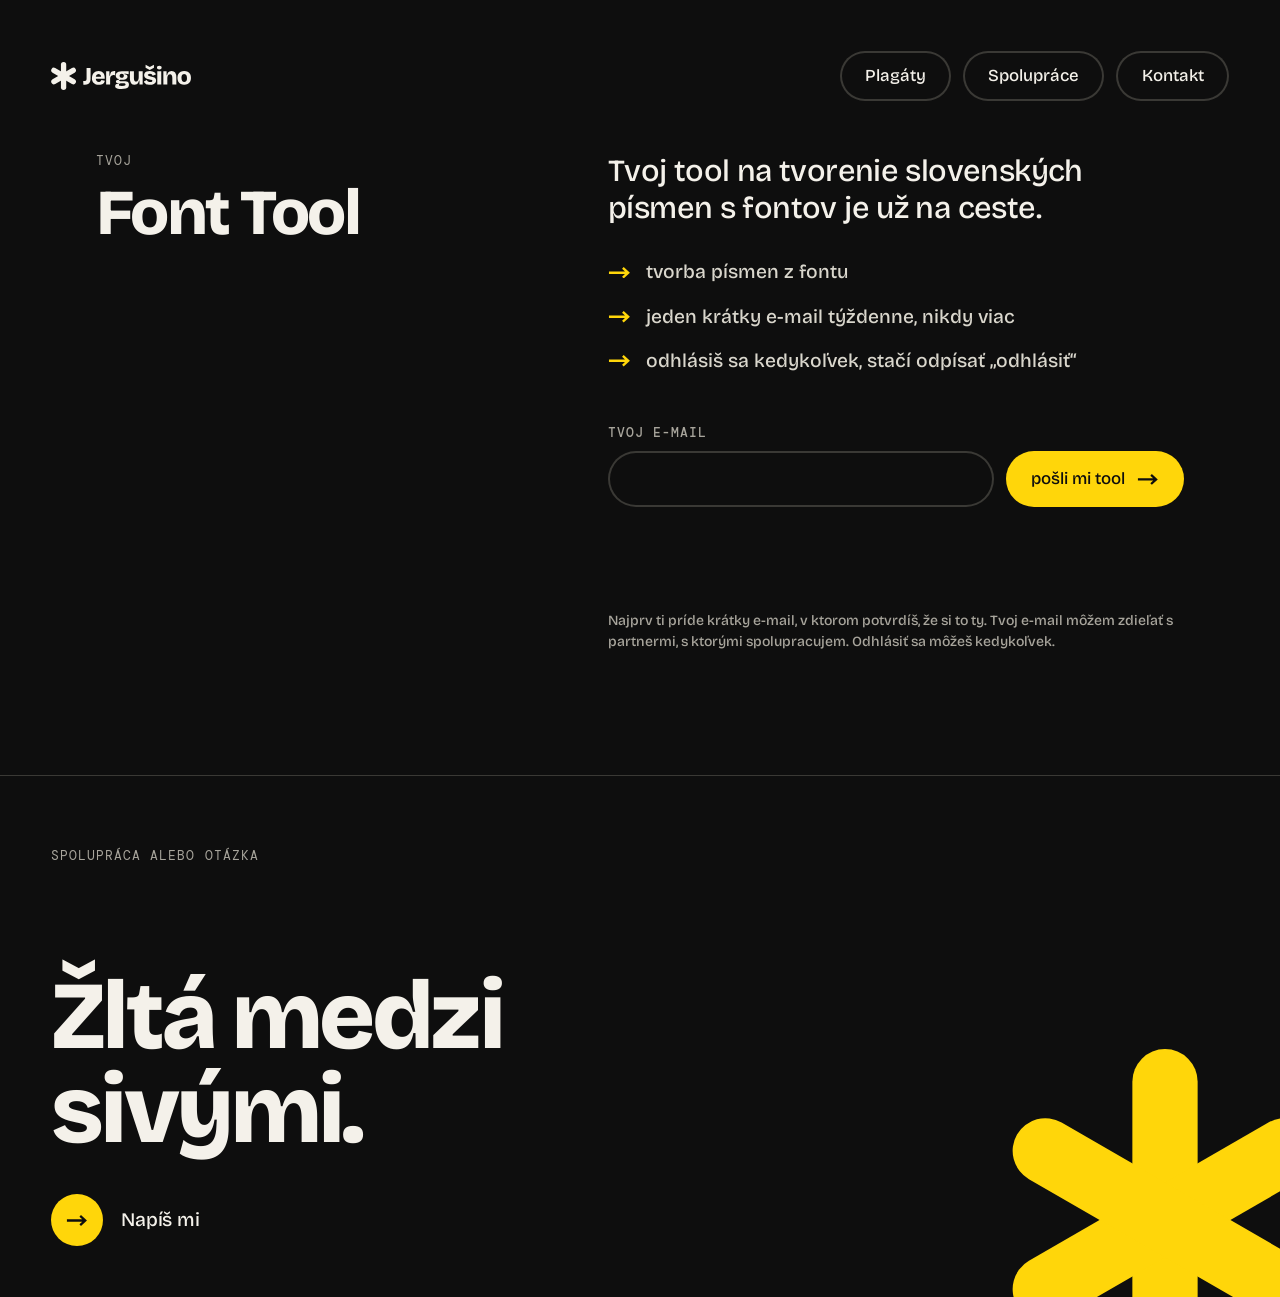
<file: index.html>
<!doctype html>
<html lang="sk">
<head>
  <meta charset="utf-8">
  <meta name="viewport" content="width=device-width, initial-scale=1">
  <title>Font Tool · Jergušino</title>
  <meta name="description" content="Šablóny, textúry a presety od Jergušina zadarmo do tvojej schránky. Jeden krátky e-mail týždenne.">
  <meta name="theme-color" content="#0E0E0E">
  <meta name="color-scheme" content="dark">
  <meta property="og:site_name" content="Jergušino">
  <meta property="og:title" content="Newsletter · Jergušino">
  <meta property="og:description" content="Šablóny, textúry a presety zadarmo do tvojej schránky.">
  <meta property="og:image" content="assets/img/og.png">
  <meta name="twitter:card" content="summary_large_image">
  <link rel="icon" href="favicon.svg" type="image/svg+xml">
  <link rel="apple-touch-icon" href="assets/img/apple-touch-icon.png">
  <link rel="preload" href="assets/fonts/BricolageGrotesque-ExtraBold.woff2" as="font" type="font/woff2" crossorigin>
  <link rel="preload" href="assets/fonts/BricolageGrotesque-Medium.woff2" as="font" type="font/woff2" crossorigin>
  <!-- main.css is a copy of the main site's stylesheet (jergusino.github.io/assets/css/main.css); the other css files add this page's own parts -->
  <link rel="stylesheet" href="assets/css/main.css">
  <link rel="stylesheet" href="assets/css/newsletter.css">
</head>
<body class="newsletter">
  <a class="skip" href="#top">preskočiť na obsah</a>

  <header class="top">
    <a class="brand" href="/" aria-label="Jergušino, domov">
      <img class="logo-paper" src="assets/img/logo-paper.svg" alt="" width="570" height="112">
      <img class="logo-ink" src="assets/img/logo-ink.svg" alt="" width="570" height="112">
    </a>
    <button type="button" class="menu-btn" aria-label="Menu" aria-expanded="false" aria-controls="site-nav"><span></span><span></span></button>
    <nav class="nav" id="site-nav" aria-label="Hlavná navigácia">
      <a class="pill" href="/plagaty/">Plagáty</a>
      <a class="pill" href="/spoluprace/">Spolupráce</a>
      <a class="pill" href="/kontakt/">Kontakt</a>
    </nav>
  </header>

  <main id="top" tabindex="-1">
    <section class="sec-head sec-head--page">
      <p class="label">tvoj</p>
      <h1 class="h h--xl">Font Tool</h1>
    </section>
    <div class="split">
    <article class="prose">
      <p class="big">Tvoj tool na tvorenie slovenských písmen s fontov je už na ceste.</p>

      <ul class="perks">
        <li><svg class="arr" viewBox="0 0 48 24" width="24" height="12" aria-hidden="true" focusable="false"><path d="M2 12h40M31 2l11 10-11 10" fill="none" stroke="currentColor" stroke-width="5" stroke-linecap="butt" stroke-linejoin="miter"/></svg><span>tvorba písmen z fontu</span></li>
        <li><svg class="arr" viewBox="0 0 48 24" width="24" height="12" aria-hidden="true" focusable="false"><path d="M2 12h40M31 2l11 10-11 10" fill="none" stroke="currentColor" stroke-width="5" stroke-linecap="butt" stroke-linejoin="miter"/></svg><span>jeden krátky e-mail týždenne, nikdy viac</span></li>
        <li><svg class="arr" viewBox="0 0 48 24" width="24" height="12" aria-hidden="true" focusable="false"><path d="M2 12h40M31 2l11 10-11 10" fill="none" stroke="currentColor" stroke-width="5" stroke-linecap="butt" stroke-linejoin="miter"/></svg><span>odhlásiš sa kedykoľvek, stačí odpísať „odhlásiť“</span></li>
      </ul>

      <form id="signup" class="signup" method="post" novalidate>
        <label for="email">Tvoj e-mail</label>
        <div class="row">
          <input id="email" name="email" type="email" autocomplete="email" inputmode="email" required aria-describedby="fine status">
          <button type="submit" class="cta">
            <span class="btn-text">pošli mi tool</span>
            <svg class="arr" viewBox="0 0 48 24" width="24" height="12" aria-hidden="true" focusable="false"><path d="M2 12h40M31 2l11 10-11 10" fill="none" stroke="currentColor" stroke-width="5" stroke-linecap="butt" stroke-linejoin="miter"/></svg>
          </button>
        </div>
        <div class="hp" aria-hidden="true"><input type="text" name="website" tabindex="-1" autocomplete="off"></div>
        <p class="status" id="status" role="status" aria-live="polite"></p>
      </form>
    </article>
    </div>
  </main>

  <p class="fine" id="fine"><span>Najprv ti príde krátky e-mail, v ktorom potvrdíš, že si to ty. Tvoj e-mail môžem zdieľať s partnermi, s ktorými spolupracujem. Odhlásiť sa môžeš kedykoľvek.</span></p>

  <section class="closing" aria-labelledby="closing-h">
    <div class="closing-ast spin" aria-hidden="true"><svg class="ast" viewBox="0 0 200 200" aria-hidden="true" focusable="false"><g fill="none" stroke="currentColor" stroke-width="34" stroke-linecap="round"><line x1="100" y1="172" x2="100" y2="28"/><line x1="37.65" y1="136" x2="162.35" y2="64"/><line x1="162.35" y1="136" x2="37.65" y2="64"/></g></svg></div>
    <p class="label">Spolupráca alebo&nbsp;otázka</p>
    <h2 id="closing-h" class="display">Žltá medzi<br>sivými.</h2>
    <a class="btn" href="/kontakt/"><span class="circ"><svg class="arr" viewBox="0 0 48 24" width="24" height="12" aria-hidden="true" focusable="false"><path d="M2 12h40M31 2l11 10-11 10" fill="none" stroke="currentColor" stroke-width="5" stroke-linecap="butt" stroke-linejoin="miter"/></svg></span><span class="btn-t">Napíš mi</span></a>
  </section>

<script>
  // Cloudflare Worker jergusino-mail (code: jergusino.github.io/tools/mail-worker). Sends through Brevo; double opt-in.
  const API_URL = "https://api.jergusino.com/subscribe";

  const form = document.getElementById("signup");
  const email = document.getElementById("email");
  const status = document.getElementById("status");
  const button = form.querySelector("button");
  const label = button.querySelector(".btn-text");

  const messages = {
    invalid: "Toto nevyzerá ako e-mailová adresa. Skús niečo ako meno@gmail.com.",
    sent: "Skoro hotovo. Pozri si schránku (aj spam) a potvrď e-mail. Hneď potom ti pošlem odkaz na Font Tool.",
    broken: "Niečo sa pokazilo na mojej strane. Skús to prosím neskôr.",
    offline: "Nepodarilo sa to odoslať. Skontroluj pripojenie na internet a skús to znova.",
    soon: "Prihlasovanie čoskoro spustím. Skús to o pár dní.",
  };
  const show = (key, isError) => {
    status.classList.toggle("error", !!isError);
    status.textContent = messages[key];
  };

  form.addEventListener("submit", async (e) => {
    e.preventDefault();
    if (form.website.value) return;
    const value = email.value.trim();
    if (!/^[^\s@]+@[^\s@]+\.[^\s@]+$/.test(value)) { show("invalid", true); email.focus(); return; }
    if (!API_URL) { show("soon"); return; }

    button.disabled = true;
    label.textContent = "odosielam…";
    status.textContent = "";
    const body = new URLSearchParams({ email: value, list: "font-tool", source: (location.host || "local") + location.pathname, consent: "on", consent_text: "Súhlasil s posielaním súborov a noviniek e-mailom a so zdieľaním e-mailu s partnermi", });
    try {
      const res = await fetch(API_URL, { method: "POST", body });
      const reply = await res.json().catch(() => ({}));
      if (!reply.ok) { show(reply.error === "bad email" ? "invalid" : reply.error === "no consent" ? "consent" : "broken", true); return; }
      form.classList.add("done");
      show("sent");
    } catch (err) {
      show("offline", true);
    } finally {
      button.disabled = false;
      label.textContent = "pošli mi tool";
    }
  });
</script>
  <script src="assets/js/nav.js" defer></script>
</body>
</html>
</file>
<file: assets/css/main.css>
/* ─────────────────────────────────────────────────────────────────────────────
   Jergušino: stylesheet, rebrand v2. Built like the carousel system, not just recoloured:
   surfaces (yellow cover/closing, ink content), a top row, one big headline, DM Mono labels,
   28 px panels, circle-arrow buttons, 6 px pills. Flat colour, no gradients, no shadows.
   One yellow moment per view; yellow text only on ink.
   ───────────────────────────────────────────────────────────────────────────── */
@font-face { font-family: "Bricolage Grotesque"; src: url("../fonts/BricolageGrotesque-ExtraBold.woff2") format("woff2"); font-weight: 800; font-display: swap; }
@font-face { font-family: "Bricolage Grotesque"; src: url("../fonts/BricolageGrotesque-Medium.woff2") format("woff2"); font-weight: 500; font-display: swap; }
@font-face { font-family: "DM Mono"; src: url("../fonts/DMMono-Regular.woff2") format("woff2"); font-weight: 400; font-display: swap; }
@font-face { font-family: "DM Mono"; src: url("../fonts/DMMono-Medium.woff2") format("woff2"); font-weight: 500; font-display: swap; }

:root {
  --ink: #0e0e0e; --paper: #f4f1ea; --yellow: #ffd60a;
  --paper-soft: #d9d6cc; --ash: #a8a59c; --stone: #5c5a53; --line: #3a3935;

  --m: clamp(20px, 4vw, 72px);                 /* page margin (the carousel's 72 px) */
  --gap: clamp(12px, 1.4vw, 24px);
  --r-panel: 28px; --r-card: 22px; --r-label: 6px;
  --f: "Bricolage Grotesque", "Helvetica Neue", Arial, sans-serif;
  --mono: "DM Mono", ui-monospace, Menlo, monospace;

  --surface: var(--ink); --text: var(--paper); --text-soft: var(--paper-soft); --muted: var(--ash); --hair: var(--line);
  --ease-out: cubic-bezier(0.2, 0, 0, 1); --ease-in: cubic-bezier(0.6, 0, 1, 1);
}
/* yellow pages (home hero, contact, closing): ink text */
.on-yellow { --surface: var(--yellow); --text: var(--ink); --text-soft: var(--ink); --muted: var(--stone); --hair: var(--ink); }

*, *::before, *::after { box-sizing: border-box; }
html { background: var(--ink); color-scheme: dark; -webkit-text-size-adjust: 100%; scroll-behavior: smooth; }
body { margin: 0; background: var(--surface); color: var(--text-soft); font-family: var(--f); font-weight: 500; font-size: clamp(1.0625rem, 1rem + 0.25vw, 1.2rem); line-height: 1.6; -webkit-font-smoothing: antialiased; overflow-x: clip; }
h1, h2, p, ol, ul, dl, dd, figure { margin: 0; padding: 0; }
img { display: block; max-width: 100%; height: auto; }
::selection { background: var(--yellow); color: var(--ink); }
a { color: inherit; text-decoration: none; }
:focus-visible { outline: 3px solid var(--yellow); outline-offset: 4px; border-radius: 4px; }
.on-yellow :focus-visible { outline-color: var(--ink); }
.sr { position: absolute; width: 1px; height: 1px; overflow: hidden; clip: rect(0 0 0 0); white-space: nowrap; }
.ast { display: block; width: 100%; height: auto; overflow: visible; }
.skip { position: absolute; z-index: 90; left: var(--m); top: -10em; background: var(--yellow); color: var(--ink); padding: 0.4em 0.8em; border-radius: var(--r-label); font-family: var(--mono); font-size: 0.8rem; text-transform: uppercase; letter-spacing: 0.08em; }
.skip:focus { top: 12px; }
main:focus { outline: none; }

/* ── type roles ─────────────────────────────────────────────────────────────── */
.label, .pill, .cap, .count, .meta dt, .chip, .pg-t small, .contact-label, .v-bar, .ctl-l { font-family: var(--mono); font-weight: 400; font-size: clamp(0.72rem, 0.7rem + 0.12vw, 0.85rem); letter-spacing: 0.08em; text-transform: uppercase; line-height: 1.2; }
.label { color: var(--muted); }
.display { font-family: var(--f); font-weight: 800; letter-spacing: -0.04em; line-height: 0.98; color: var(--text); font-size: clamp(2.6rem, 8vw, 8.5rem); }
.h { font-family: var(--f); font-weight: 800; letter-spacing: -0.03em; line-height: 1.02; color: var(--text); font-size: clamp(1.8rem, 3.6vw, 3.6rem); }
.h--xl { font-size: clamp(2.6rem, 7vw, 7rem); letter-spacing: -0.04em; line-height: 0.98; }

/* ── buttons: circle with an arrow (primary), pill label (secondary) ─────────── */
.circ { display: inline-grid; place-items: center; flex: none; width: 52px; height: 52px; border-radius: 50%; background: var(--yellow); color: var(--ink); transition: transform 0.2s var(--ease-out), background 0.1s; }
.circ .arr { width: 22px; height: 11px; margin: 0; }
.arr { display: inline-block; width: 1.1em; height: 0.55em; vertical-align: 0.02em; margin-left: 0.25em; }
.circ--back .arr { transform: scaleX(-1); }
.btn { display: inline-flex; align-items: center; gap: 18px; color: var(--text); }
.btn-t { font-weight: 500; letter-spacing: -0.01em; font-size: clamp(1.1rem, 1.5vw, 1.4rem); line-height: 1; }
.btn:hover .circ, .btn:focus-visible .circ, .page-arrow:hover .circ, .page-arrow:focus-visible .circ, .contact-row:hover .circ { transform: translateX(6px) scale(1.08); }
.btn:focus-visible { outline-offset: 8px; }
.btn--sm .btn-t { font-size: 1.05rem; }
.btn--sm .circ { width: 44px; height: 44px; } .btn--sm .circ .arr { width: 20px; height: 10px; }
.btn--wide { display: flex; justify-content: center; margin: calc(var(--m) * 1.6) var(--m) 0; }
.pill { display: inline-block; padding: 0.7em 1.05em 0.62em; border: 2px solid currentColor; border-radius: var(--r-label); color: var(--text); transition: background 0.1s, color 0.1s, border-color 0.1s; cursor: pointer; background: none; }
.pill:hover, .pill:focus-visible { background: var(--text); color: var(--surface); border-color: var(--text); }
.pill[aria-current] { background: var(--yellow); border-color: var(--yellow); color: var(--ink); }
.btnrow { display: flex; flex-wrap: wrap; align-items: center; gap: 24px; margin-top: calc(var(--m) * 0.8); }

/* ── top row: logo left, nav right (as on the carousel slides) ───────────────── */
.top { position: absolute; z-index: 5; top: var(--m); left: var(--m); right: var(--m); display: flex; justify-content: space-between; align-items: center; gap: 16px; }
.brand { display: block; line-height: 0; }
.brand img { width: clamp(120px, 11vw, 168px); height: auto; }
.logo-ink { display: none; }
.nav { display: flex; gap: 12px; }
.nav .pill { font-family: var(--sans, inherit); font-weight: 500; font-size: 1.05rem; letter-spacing: 0; text-transform: none; line-height: 1; padding: 1em 1.5em 0.95em; border: 0; border-radius: 999px; color: var(--paper); box-shadow: inset 0 0 0 2px var(--line); transition: transform 0.2s var(--ease-out), box-shadow 0.1s, background 0.1s, color 0.1s; }
.nav .pill:hover, .nav .pill:focus-visible { background: none; color: var(--paper); box-shadow: inset 0 0 0 2px var(--paper); transform: translateY(-2px); }
.nav .pill[aria-current] { background: var(--yellow); color: var(--ink); box-shadow: none; }

/* section heads */
.sec-head { padding: 0 var(--m); }
.sec-head .label { margin-bottom: 1.1em; }
.sec-head--page { padding-top: clamp(110px, 17vh, 190px); padding-bottom: calc(var(--m) * 1.1); }

/* ── Home hero: a field of grey asterisks, one of them yellow and following you. Headline, one clear CTA, a reel of real work. ─ */
.hero { position: relative; min-height: 100vh; min-height: 100svh; background: var(--ink); overflow: hidden; display: flex; flex-direction: column; justify-content: flex-end; }
.field { position: absolute; inset: 0; width: 100%; height: 100%; display: block; }
.hero-in { position: relative; z-index: 1; padding: clamp(120px, 20vh, 220px) var(--m) clamp(28px, 5vh, 56px); max-width: 64rem; pointer-events: none; }
.hero-in a { pointer-events: auto; }
.eyebrow { display: inline-flex; align-items: center; gap: 0.7em; padding: 0.55em 0.9em 0.5em; border: 1px solid var(--line); border-radius: 999px; font-family: var(--mono); font-size: 0.8rem; letter-spacing: 0.08em; text-transform: uppercase; color: var(--paper-soft); background: var(--ink); margin-bottom: 1.6em; }
.eyebrow .dot { width: 0.6em; height: 0.6em; border-radius: 50%; background: var(--yellow); }
.hero-h { font-size: clamp(2.4rem, 6.4vw, 6.4rem); line-height: 1; letter-spacing: -0.04em; color: var(--paper); }
.hero-h .ln { display: block; overflow: hidden; padding-bottom: 0.1em; margin-bottom: -0.1em; }
.hero-h .ln > span { display: block; }
.hero-sub { max-width: 30em; margin-top: 1.4em; color: var(--paper-soft); display: inline-block; }
.hero-cta { display: flex; flex-wrap: wrap; gap: 12px; margin-top: 2em; }
/* soft ink glow under each piece of hero text, so it reads cleanly over the asterisk field */
.hero-h, .hero-sub, .hero-cta { position: relative; }
.hero-h::before, .hero-sub::before, .hero-cta::before, .eyebrow::before { content: ""; position: absolute; z-index: -1; pointer-events: none; inset: -0.25em -0.6em; background: radial-gradient(ellipse closest-side at 50% 50%, rgba(14, 14, 14, 0.94) 0%, rgba(14, 14, 14, 0.82) 45%, rgba(14, 14, 14, 0) 100%); }
.hero-h::before { inset: -0.15em -0.5em; }
.hero-sub::before { inset: -0.7em -1.2em; }
.hero-cta::before { inset: -1em -1.6em; }
.eyebrow { position: relative; background: rgba(14, 14, 14, 0.85); }
.eyebrow::before { inset: -0.9em -1.4em; border-radius: 0; z-index: -1; }
.cta { display: inline-flex; align-items: center; gap: 0.7em; padding: 1em 1.5em 0.95em; border-radius: 999px; background: var(--yellow); color: var(--ink); font-weight: 500; font-size: 1.05rem; line-height: 1; transition: transform 0.2s var(--ease-out), background 0.1s, color 0.1s; }
.cta .arr { width: 1.3em; height: 0.65em; margin: 0; transition: transform 0.2s var(--ease-out); }
.cta:hover, .cta:focus-visible { transform: translateY(-2px); }
.cta:hover .arr, .cta:focus-visible .arr { transform: translateX(4px); }
.cta--ghost { background: transparent; color: var(--paper); box-shadow: inset 0 0 0 2px var(--line); }
.cta--ghost:hover, .cta--ghost:focus-visible { box-shadow: inset 0 0 0 2px var(--paper); }
/* brand strip: the brands I've worked with, quiet until hovered */
.brands { position: relative; z-index: 1; display: flex; align-items: center; gap: 20px 48px; flex-wrap: wrap; padding: 28px var(--m) 32px; background: var(--ink); border-top: 1px solid var(--line); }
.brands .label { margin: 0; }
.brands-list { list-style: none; margin: 0; padding: 0; display: flex; flex-wrap: wrap; align-items: center; gap: 16px 48px; }
.brands-list a { display: flex; align-items: center; min-height: 44px; color: var(--ash); transition: color 0.2s, transform 0.25s var(--ease-out); }
.brands-list a:hover, .brands-list a:focus-visible { color: var(--yellow); transform: translateY(-2px); }
.brands-list .wordmark { font-weight: 800; font-size: clamp(1.5rem, 3vw, 2.2rem); letter-spacing: -0.04em; line-height: 1; }
.brands-list img { display: block; height: clamp(28px, 3vw, 38px); margin: -6px 0; width: auto; filter: grayscale(1) brightness(0) invert(0.6); transition: filter 0.2s; }
.brands-list a:hover img, .brands-list a:focus-visible img { filter: grayscale(1) brightness(0) invert(1); }
@media (max-width: 700px) { .field { opacity: 0.5; } .hero-h { font-size: 11vw; } .hero-in { padding-top: 110px; } }

/* ── Poster wall: even grid of posters in 22 px panels, captions as mono labels ─ */
.wall { padding: calc(var(--m) * 2.4) 0 0; }
.wall .sec-head { display: flex; justify-content: space-between; align-items: end; flex-wrap: wrap; gap: 8px; margin-bottom: calc(var(--m) * 0.9); }
.wall .sec-head .label { margin: 0 0 0.8em; order: 2; }
.list.wall { padding-top: 0; }
.pgrid { list-style: none; display: grid; grid-template-columns: repeat(4, minmax(0, 1fr)); gap: calc(var(--gap) * 1.6) var(--gap); padding: 0 var(--m); }
.pcard a { display: block; position: relative; overflow: hidden; aspect-ratio: 7 / 10; border-radius: var(--r-card); background: var(--line); }
.pcard img { width: 100%; height: 100%; object-fit: cover; transition: transform 0.4s var(--ease-out), filter 0.15s; }
.cap { display: flex; justify-content: space-between; gap: 12px; margin-top: 12px; color: var(--muted); }
.cap span:first-child { color: var(--paper-soft); overflow: hidden; text-overflow: ellipsis; white-space: nowrap; }
/* the idea in one hover: yellow among the grey. Hover one poster and the rest of the wall goes grey. */
@media (hover: hover) {
  .pgrid:has(.pcard a:hover) .pcard:not(:hover) img { filter: grayscale(0.85) brightness(0.8); }
  .pcard a:hover img { transform: scale(1.02); }
  .pcard:hover .cap span:first-child { color: var(--yellow); }
}
.pcard a::after { content: ""; position: absolute; z-index: 1; right: 12px; bottom: 12px; width: 52px; height: 52px; border-radius: 50%;
  background: var(--yellow) url("data:image/svg+xml,%3Csvg xmlns='http://www.w3.org/2000/svg' viewBox='0 0 48 24'%3E%3Cpath d='M6 12h30M26 3l10 9-10 9' fill='none' stroke='%230E0E0E' stroke-width='5'/%3E%3C/svg%3E") center / 28px no-repeat;
  transform: scale(0); transition: transform 0.1s var(--ease-in); }
.pcard a:focus-visible { outline: 3px solid var(--yellow); outline-offset: 5px; }
.pcard a:focus-visible::after { transform: none; }
@media (hover: hover) { .pcard a:hover::after { transform: none; transition: transform 0.25s cubic-bezier(0.3, 1.5, 0.4, 1); } }
@media (max-width: 1100px) { .pgrid { grid-template-columns: repeat(3, minmax(0, 1fr)); } }
@media (max-width: 700px) { .pgrid { grid-template-columns: repeat(2, minmax(0, 1fr)); } .circ { width: 56px; height: 56px; } }
@media (min-width: 1300px) { .pgrid:not(.pgrid--flat) { grid-template-columns: repeat(5, minmax(0, 1fr)); } }
@media (min-width: 1700px) { .pgrid:not(.pgrid--flat) { grid-template-columns: repeat(6, minmax(0, 1fr)); } }
.empty { padding: var(--m); }
.empty[hidden], .controls[hidden] { display: none; }

/* filters: mono label + pills, the pressed one is the yellow highlight */
.controls { display: flex; flex-wrap: wrap; gap: 14px 40px; padding: 0 var(--m) calc(var(--m) * 0.9); }
.ctl { display: flex; flex-wrap: wrap; align-items: center; gap: 8px; }
.ctl-l { color: var(--muted); margin-right: 6px; }
.dd { position: relative; }
.dd::after { content: ""; position: absolute; right: 1.1em; top: 50%; width: 7px; height: 7px; margin-top: -6px; border-right: 2px solid var(--paper); border-bottom: 2px solid var(--paper); transform: rotate(45deg); transition: transform 0.3s var(--ease-out), margin-top 0.3s var(--ease-out); pointer-events: none; }
.dd.open::after { transform: rotate(225deg); margin-top: -2px; }
.dd-native { position: absolute; width: 1px; height: 1px; opacity: 0; pointer-events: none; }
.dd-btn { transition: border-color 0.1s, transform 0.15s var(--ease-out); font-family: var(--mono); font-size: 0.8rem; letter-spacing: 0.08em; text-transform: uppercase; text-align: left; color: var(--paper); background: var(--ink); border: 2px solid var(--line); border-radius: var(--r-label); padding: 0.6em 2.8em 0.52em 0.9em; min-height: 44px; min-width: 9em; cursor: pointer; transition: border-color 0.1s; }
.dd-btn:active { transform: scale(0.97); }
.dd-btn:hover, .dd-btn:focus-visible, .dd.open .dd-btn { border-color: var(--paper); outline: none; }
.dd-list { list-style: none; position: absolute; z-index: 20; left: 0; top: calc(100% + 6px); min-width: 100%; max-height: min(50vh, 20rem); overflow-y: auto; background: var(--ink); border: 2px solid var(--paper); border-radius: 14px; padding: 6px; transform-origin: top left; visibility: hidden; opacity: 0; transform: translateY(-10px) scale(0.96); clip-path: inset(0 0 100% 0 round 14px); transition: opacity 0.18s ease, transform 0.22s ease, clip-path 0.22s ease, visibility 0s 0.22s; }
.dd.open .dd-list { visibility: visible; opacity: 1; transform: none; clip-path: inset(0 0 0 0 round 14px); transition: opacity 0.2s ease, transform 0.35s cubic-bezier(0.2, 0.9, 0.2, 1.1), clip-path 0.35s cubic-bezier(0.2, 0.9, 0.2, 1), visibility 0s; }
.dd.open .dd-list li { animation: dd-in 0.32s var(--ease-out) both; animation-delay: calc(var(--i, 0) * 0.03s + 0.05s); }
@keyframes dd-in { from { opacity: 0; transform: translateX(-8px); } to { opacity: 1; transform: none; } }
.dd-list li { transition: background 0.12s, color 0.12s, padding-left 0.2s var(--ease-out); font-family: var(--mono); font-size: 0.8rem; letter-spacing: 0.08em; text-transform: uppercase; white-space: nowrap; padding: 0.85em 1em 0.78em; border-radius: 8px; cursor: pointer; color: var(--paper); }
.dd-list li:hover, .dd-list li:focus-visible { background: var(--line); outline: none; padding-left: 1.3em; }
.dd-list li[aria-selected="true"] { background: var(--yellow); color: var(--ink); }
.ctl-search input { min-height: 44px; font-family: var(--mono); font-size: 0.8rem; letter-spacing: 0.08em; text-transform: uppercase; color: var(--paper); background: none; border: 2px solid var(--line); border-radius: var(--r-label); padding: 0.6em 0.9em 0.52em; width: 13em; max-width: 100%; caret-color: var(--yellow); outline: none; -webkit-appearance: none; appearance: none; }
.ctl-search input:hover, .ctl-search input:focus { border-color: var(--paper); }
.ctl-search input::-webkit-search-cancel-button { -webkit-appearance: none; }

/* ── Project page: the content slide. Number, headline, body, chips; poster in a panel ─ */
.plagat-body { display: grid; grid-template-columns: minmax(0, 5fr) minmax(0, 7fr); gap: calc(var(--m) * 1.2); align-items: start; padding: clamp(110px, 16vh, 170px) var(--m) 0; }
.plagat-media .cover { margin: 0; }
.plagat-media .cover .zoom { display: block; border-radius: var(--r-panel); overflow: hidden; background: transparent; width: fit-content; max-width: 100%; }
.plagat-media img { border-radius: var(--r-panel); max-height: 78vh; max-height: 78svh; width: auto; max-width: 100%; }
.plagat-media video { display: block; max-width: 100%; max-height: 78svh; aspect-ratio: 9 / 16; border-radius: var(--r-panel); background: var(--ink); }
.gallery { display: grid; grid-template-columns: repeat(auto-fit, minmax(min(100%, 18rem), 1fr)); gap: var(--gap); margin-top: var(--gap); }
.yt { display: block; } .yt .cta { display: inline-block; margin-top: 0.8em; font-family: var(--mono); text-transform: uppercase; font-size: 0.85rem; letter-spacing: 0.08em; color: var(--paper); }
.yt:hover .cta { color: var(--yellow); }
.plagat-text { align-self: end; max-width: 46rem; }
.count { display: flex; align-items: baseline; gap: 12px; margin-bottom: calc(var(--m) * 0.6); color: var(--muted); }
.count .num { font-weight: 500; font-size: clamp(1.6rem, 2.6vw, 2.4rem); letter-spacing: -0.03em; color: var(--yellow); line-height: 1; }   /* the one yellow moment on the page */
.hero--plagat .lead, .lead { font-family: var(--mono); font-size: 0.85rem; letter-spacing: 0.08em; text-transform: uppercase; color: var(--muted); margin-bottom: 1em; }
.title { font-weight: 800; font-size: clamp(2.2rem, 4.6vw, 4.6rem); line-height: 1; letter-spacing: -0.035em; color: var(--paper); overflow-wrap: anywhere; }
.prose { margin-top: calc(var(--m) * 0.8); }
.prose > * + * { margin-top: 1em; }
.prose p { max-width: 34em; line-height: 1.65; }
.prose a:not(.btn) { color: var(--paper); text-decoration: underline; text-decoration-color: var(--yellow); text-decoration-thickness: 2px; text-underline-offset: 0.2em; }
.prose code { font-family: var(--mono); font-size: 0.9em; border-bottom: 2px solid var(--line); }
.prose h2, .prose h3 { font-weight: 800; letter-spacing: -0.04em; line-height: 0.95; color: var(--paper); margin-top: 2em; font-size: 1.8rem; }
.prose img { border-radius: var(--r-panel); }
.page-text { padding: 0 var(--m) calc(var(--m) * 2); }
.page-text .label { margin-top: 2.4em; }
.contact-privacy { margin-top: calc(var(--m) * 0.9); color: var(--paper-soft); font-size: 0.95rem; }
.contact-privacy a { color: var(--paper); text-decoration: underline; text-decoration-color: var(--yellow); text-decoration-thickness: 2px; text-underline-offset: 0.2em; }
.note { border-left: 6px solid var(--yellow); padding-left: 1em; }
.meta { display: grid; grid-template-columns: max-content 1fr; gap: 12px 28px; align-items: center; padding: 18px 0; border-top: 2px solid var(--line); border-bottom: 2px solid var(--line); }
.meta dt { color: var(--muted); } .meta dd { margin: 0; color: var(--paper); font-size: 1.1rem; display: flex; flex-wrap: wrap; gap: 8px; }
.chip { display: inline-block; padding: 0.5em 0.8em 0.42em; border: 2px solid var(--line); border-radius: var(--r-label); color: var(--paper); }
.links { list-style: none; display: flex; flex-wrap: wrap; gap: 20px 28px; margin-top: 2em !important; }

/* pager: previous / next as circle buttons with the poster title under a mono label */
.pager { display: flex; justify-content: space-between; gap: 24px; padding: calc(var(--m) * 1.6) var(--m) 0; }
.page-arrow { display: flex; align-items: center; gap: 16px; color: var(--paper); max-width: 48%; }
.page-arrow--next { margin-left: auto; text-align: right; }
.pg-t { font-weight: 500; font-size: clamp(1.05rem, 1.4vw, 1.3rem); line-height: 1.2; display: block; overflow: hidden; }
.pg-t small { display: block; color: var(--muted); font-weight: 400; margin-bottom: 0.5em; }
.page-arrow:hover .pg-t { color: var(--yellow); }
.page-arrow .circ { background: transparent; color: var(--paper); box-shadow: inset 0 0 0 2px var(--line); }
.page-arrow:hover .circ, .page-arrow:focus-visible .circ { background: var(--yellow); color: var(--ink); box-shadow: none; }

.similar { padding: calc(var(--m) * 2.4) 0 0; }
.similar .h { padding: 0 var(--m); margin-bottom: calc(var(--m) * 0.8); }
.pgrid--flat { grid-template-columns: repeat(6, minmax(0, 1fr)); }
@media (max-width: 1100px) { .pgrid--flat { grid-template-columns: repeat(3, minmax(0, 1fr)); } .pgrid--flat .pcard:nth-child(n+4) { display: none; } }
@media (max-width: 700px) { .pgrid--flat { grid-template-columns: repeat(2, minmax(0, 1fr)); } .pgrid--flat .pcard:nth-child(n+3) { display: none; } }
@media (max-width: 899px) {
  .plagat-body { grid-template-columns: 1fr; gap: calc(var(--m) * 0.9); }
  .plagat-text { order: 1; align-self: start; } .plagat-media { order: 2; }
  .plagat-media img, .plagat-media video { max-height: none; }
}

/* ── Contact: yellow surface, ink panels with big values and circle-arrow buttons ─ */
.k-ast { display: none; }
.contact { position: relative; z-index: 1; padding: 0 var(--m) calc(var(--m) * 2); }
.contact-intro { margin-bottom: calc(var(--m) * 0.6); color: var(--paper-soft); }
.contact-list { list-style: none; display: grid; gap: var(--gap); }
.contact-row { display: grid; grid-template-columns: minmax(7em, 14%) minmax(0, 1fr) auto; align-items: center; gap: var(--gap); padding: clamp(16px, 2vw, 28px) clamp(20px, 2.6vw, 36px); border: 2px solid var(--line); color: var(--paper); border-radius: var(--r-panel); }
.contact-label { color: var(--ash); }
.contact-value { font-weight: 500; letter-spacing: -0.02em; line-height: 1.1; font-size: clamp(1.4rem, 3vw, 2.8rem); overflow-wrap: anywhere; color: var(--paper); }
.contact-row:hover .contact-value { color: var(--yellow); }
.contact-copy[hidden], .contact-go[hidden] { display: none; }
.contact-copy { display: block; padding: 0; border: 0; background: none; color: inherit; -webkit-appearance: none; appearance: none; cursor: pointer; font: inherit; }
.contact-copy .circ { background: transparent; color: var(--paper); box-shadow: inset 0 0 0 2px var(--line); transition: background 0.15s, color 0.15s, box-shadow 0.15s, transform 0.2s var(--ease-out); }
.contact-copy:hover .circ, .contact-copy:focus-visible .circ { background: var(--yellow); color: var(--ink); box-shadow: none; }
.contact-copy .ic { width: 22px; height: 22px; }
.contact-copy .ic-ok, .contact-copy.done .ic-copy { display: none; }
.contact-copy.done .ic-ok { display: block; }
.contact-copy.done .circ { background: var(--yellow); color: var(--ink); box-shadow: none; }
.contact-note { color: var(--yellow); }
.contact-go { display: block; }
@media (max-width: 700px) { .contact-row { grid-template-columns: minmax(0, 1fr) auto; row-gap: 8px; } .contact-label { grid-column: 1 / -1; } }

/* ── Closing slide: yellow, the sign-off as headline, ink asterisk cut by the corner ─ */
.closing { position: relative; overflow: hidden; margin-top: calc(var(--m) * 2.4); background: var(--ink); color: var(--paper); border-top: 1px solid var(--line); min-height: 58vh; min-height: 58svh; padding: calc(var(--m) * 1.4) var(--m) var(--m); display: flex; flex-direction: column; justify-content: flex-end; gap: calc(var(--m) * 0.7); }
.closing > * { position: relative; z-index: 1; }
.closing .label { color: var(--muted); position: absolute; top: calc(var(--m) * 1.4); left: var(--m); }
.closing .display { font-size: clamp(2.6rem, 7.5vw, 7.5rem); }
.closing-ast { position: absolute !important; z-index: 0 !important; width: 30vw; right: -6vw; bottom: -9vw; top: auto; color: var(--yellow); }
.closing .btn { color: var(--paper); }
body.home .closing { margin-top: calc(var(--m) * 3); }
.spin .ast { transform: rotate(var(--spin, 0deg)); }

/* ── Motion ─────────────────────────────────────────────────────────────────── */
/* scroll reveal: rises from below a hard edge, staggered; no fades */
.js .rv { transform: translateY(28px); }
.js .rv.in { transform: none; transition: transform 0.7s var(--ease-out) var(--d, 0s); }
/* variants: tags blur in, headings rise word by word */
.js .bf { opacity: 0; filter: blur(10px); transform: translateY(8px); }
.js .bf.in { opacity: 1; filter: blur(0); transform: none; transition: opacity 0.8s var(--ease-out) var(--d, 0s), filter 0.8s var(--ease-out) var(--d, 0s), transform 0.8s var(--ease-out) var(--d, 0s); }
.js .wds .wd { display: inline-block; overflow: hidden; vertical-align: top; padding: 0.2em 0 0.12em; margin: -0.2em 0 -0.12em; }
.js .wds .wd > span { display: inline-block; transform: translateY(112%); }
.js .wds.in .wd > span { transform: none; transition: transform 0.8s cubic-bezier(0.2, 0.9, 0.2, 1) calc(var(--i, 0) * 0.07s); }
.js .pcard.rv { transform: translateY(28px) scale(0.96); }
.js .pcard.rv.in { transform: none; }
/* cover: the title card, in CSS. Asterisk pops in on ink, a yellow circle opens from it, lines rise, button lands, asterisk turns a notch. */
@keyframes pop { 0% { transform: scale(0) rotate(-120deg); } 100% { transform: none; } }
@keyframes rise { from { transform: translateY(105%); } to { transform: none; } }
@keyframes land { from { transform: translateY(40px) scale(0.6); } to { transform: none; } }
@keyframes line-in { from { clip-path: inset(0 100% 0 0); } to { clip-path: inset(0 0 0 0); } }
.hero-h .ln > span { animation: rise 0.8s cubic-bezier(0.2, 0.9, 0.2, 1) calc(0.2s + var(--i, 0) * 0.12s) both; }
.hero-h .ln:nth-child(2) > span { --i: 1; }
@keyframes blur-in { from { opacity: 0; filter: blur(12px); transform: translateY(10px); } to { opacity: 1; filter: blur(0); transform: none; } }
@keyframes pop-in { from { opacity: 0; transform: scale(0.82); } to { opacity: 1; transform: none; } }
.eyebrow { animation: blur-in 0.9s var(--ease-out) 0.15s both; }
.hero-sub { animation: blur-in 1s var(--ease-out) 0.75s both; }
.cta { animation: pop-in 0.6s cubic-bezier(0.3, 1.4, 0.4, 1) 1.1s both; }
.cta--ghost { animation-delay: 1.25s; }
.hero + .wall { scroll-margin-top: 0; }
@media (prefers-reduced-motion: reduce) {
  html { scroll-behavior: auto; }
  .hero-h .ln > span, .eyebrow, .hero-sub, .cta, .js body.home .top { animation: none; }
  .js .rv, .js .rv.in, .js .bf, .js .bf.in { transform: none; opacity: 1; filter: none; transition: none; }
  .js .wds .wd > span { transform: none; }
  .pcard img, .circ, .pcard a::after { transition: none; }
  .dd-list, .dd::after { transition: none; } .dd.open .dd-list li { animation: none; }
}


@media print { html, body { background: #fff; color: #000; } .closing { display: none; } }

@media (max-width: 700px) {
  .hero-h { font-size: 13vw; }
  .closing .display { font-size: 11vw; }
  .closing-ast { width: 44vw; right: -14vw; bottom: -18vw; }
}

/* phones: calmer chrome, one-row scrolling filters, comfortable tap targets */
@media (max-width: 700px) {
  .nav { gap: 8px; }
  .nav .pill { font-size: 0.92rem; padding: 0.85em 1.15em 0.8em; min-height: 44px; display: inline-flex; align-items: center; }
  .brand img { width: 112px; }
  .controls { display: grid; grid-template-columns: 1fr 1fr; gap: 12px; }
  .ctl { display: grid; gap: 6px; }
  .dd, .dd-btn { width: 100%; }
  .ctl-l { margin-right: 2px; }
  .ctl-search input { width: 100%; min-height: 48px; }
  .hero-cta { gap: 12px; }
  .hero-sub { font-size: 1rem; }
  .pcard .cap { font-size: 0.7rem; }
}

/* the address stays on one line and shrinks to fit instead of breaking */
.contact-row--mail .contact-value { white-space: nowrap; overflow-wrap: normal; font-size: clamp(1.05rem, 5.4vw, 2.8rem); }
@media (min-width: 701px) { .contact-row--mail .contact-value { font-size: clamp(1.4rem, 3vw, 2.8rem); } }

/* no blue tap flash on phones; focus rings only for keyboard users */
* { -webkit-tap-highlight-color: transparent; }
a, button, summary, [role="option"] { -webkit-touch-callout: none; touch-action: manipulation; }
:focus:not(:focus-visible) { outline: none; }

/* clean page transitions: a quick crossfade with a small lift; header stays put (browsers without support just navigate normally) */
@view-transition { navigation: auto; }
header.top { view-transition-name: site-header; }
::view-transition-old(root) { animation: vt-out 0.22s ease both; }
::view-transition-new(root) { animation: vt-in 0.38s var(--ease-out) 0.06s both; }
@keyframes vt-out { to { opacity: 0; transform: translateY(-6px); } }
@keyframes vt-in { from { opacity: 0; transform: translateY(10px); } }
::view-transition-group(site-header) { animation-duration: 0s; }
@media (prefers-reduced-motion: reduce) { ::view-transition-group(*), ::view-transition-old(*), ::view-transition-new(*) { animation: none !important; } }

/* a glow only where there is an element: behind the logo and behind each nav button, not the whole bar */
body.home .brand, body.home .nav .pill { position: relative; }
body.home .brand::before, body.home .nav .pill::before { content: ""; position: absolute; z-index: -1; pointer-events: none; background: radial-gradient(ellipse closest-side at 50% 50%, rgba(14, 14, 14, 0.94) 0%, rgba(14, 14, 14, 0.8) 50%, rgba(14, 14, 14, 0) 100%); }
body.home .brand::before { inset: -22px -34px; }
body.home .nav .pill::before { inset: -16px -22px; }

/* ── collaborations: brand cards, brand page ── */
.coll { padding: var(--gap) var(--m) 0; }
.brands-wall { display: grid; grid-template-columns: repeat(auto-fill, minmax(min(100%, 340px), 1fr)); gap: var(--gap); padding: 0 var(--m) var(--gap); }
.coll .brands-wall { padding: 0; }
.bcard { display: flex; flex-direction: column; gap: 22px; min-height: 300px; padding: 26px; border-radius: var(--r-panel, 28px); border: 2px solid var(--line); color: var(--paper); transition: border-color 0.2s, transform 0.3s var(--ease-out); }
.bcard:hover, .bcard:focus-visible { border-color: var(--paper); transform: translateY(-4px); }
.bcard-logo { display: block; height: clamp(40px, 4vw, 56px); width: auto; max-width: 100%; margin-top: auto; align-self: flex-start; }
.bcard-what { color: var(--paper-soft); max-width: 24em; }
.bcard-foot { display: flex; align-items: center; justify-content: space-between; gap: 12px; }
.bcard:hover .circ { background: var(--yellow); color: var(--ink); }
.bpage { padding: clamp(120px, 18vh, 200px) var(--m) var(--gap); max-width: 80rem; }
.brand-head .label a { color: inherit; text-decoration: none; }
.brand-head .label a:hover { color: var(--yellow); }
.brand-logo { display: block; height: clamp(56px, 8vw, 110px); width: auto; margin: 24px 0 18px; }
.brand-what { font-size: clamp(1.2rem, 2.2vw, 1.7rem); font-weight: 600; color: var(--paper); max-width: 28em; margin: 0; }
.brand-did { list-style: none; display: flex; flex-wrap: wrap; gap: 8px; margin: 22px 0 0; padding: 0; }
.brand-did li { font-family: var(--mono); font-size: 0.8rem; letter-spacing: 0.08em; text-transform: uppercase; padding: 0.5em 0.85em 0.45em; border: 2px solid var(--line); border-radius: var(--r-label); color: var(--paper-soft); }
.brief { display: grid; grid-template-columns: repeat(auto-fit, minmax(min(100%, 260px), 1fr)); gap: var(--gap); margin: clamp(48px, 8vw, 96px) 0; border-top: 1px solid var(--line); padding-top: 28px; }
.brief-i p:last-child { margin: 10px 0 0; color: var(--paper); }
.posts .sec-head { padding: 0; margin-bottom: 24px; }
.post-grid { list-style: none; margin: 0 0 20px; padding: 0; display: grid; grid-template-columns: repeat(auto-fill, minmax(min(100%, 280px), 1fr)); gap: var(--gap); align-items: start; }
.post-btn { text-decoration: none; width: 100%; aspect-ratio: 3 / 2; display: flex; flex-direction: column; justify-content: space-between; align-items: flex-start; padding: 20px; background: none; color: var(--paper); border: 2px solid var(--line); border-radius: var(--r-card, 22px); cursor: pointer; font: inherit; text-align: left; transition: border-color 0.2s; }
.post-btn:hover, .post-btn:focus-visible { border-color: var(--yellow); outline: none; }
.post-btn:hover .circ { background: var(--yellow); color: var(--ink); }
.post-play { align-self: center; }
.post-play .circ svg { width: 26px; height: 26px; }
.post-cta { font-family: var(--mono); font-size: 0.8rem; letter-spacing: 0.08em; text-transform: uppercase; color: var(--paper-soft); }
.post-frame { width: 100%; border: 0; border-radius: var(--r-card, 22px); background: #fff; display: block; }
.post-note { font-size: 0.9rem; color: var(--ash); margin: 0 0 24px; }
.posts .btn { margin: 0 24px 12px 0; }
.coll .sec-head { padding-left: 0; padding-right: 0; margin-bottom: 24px; }
.coll { padding-bottom: var(--gap); }
.brief { row-gap: 32px; }
@media (max-width: 700px) {
  .nav { gap: 6px; }
  .nav .pill { font-size: 0.8rem; padding: 0.72em 0.85em 0.68em; }
  .brand img { flex: none; width: 82px; }
  .top .brand { flex: none; margin-right: 8px; }
}

@property --r { syntax: '<length>'; inherits: false; initial-value: 0px; }
/* collab card: the outline fills yellow in a circle growing from the pointer */
.bcard { position: relative; -webkit-tap-highlight-color: transparent; }
.bcard:hover, .bcard:focus-visible { transform: none; border-color: var(--line); }
.bcard::before { content: ""; position: absolute; inset: -2px; border-radius: inherit; padding: 2px; background: var(--yellow); pointer-events: none; --r: 0px; clip-path: circle(var(--r) at var(--x, 50%) var(--y, 50%)); -webkit-mask: linear-gradient(#000 0 0) content-box, linear-gradient(#000 0 0); -webkit-mask-composite: xor; mask: linear-gradient(#000 0 0) content-box exclude, linear-gradient(#000 0 0); transition: --r 0.45s cubic-bezier(0.2, 0.7, 0.2, 1); }
.bcard:hover::before, .bcard:focus-visible::before, .bcard:active::before { --r: 520px; }
.bcard .circ { transition: background-color 0.25s ease 0.1s, color 0.25s ease 0.1s; }
.bcard:hover .circ, .bcard:focus-visible .circ, .bcard:active .circ { background: var(--yellow); color: var(--ink); }
@media (prefers-reduced-motion: reduce) { .bcard::before { transition: none; } }

/* hamburger: below 560px the nav collapses into a menu panel */
.menu-btn { display: none; }
@media (max-width: 560px) {
  .menu-btn { display: block; position: relative; flex: none; width: 48px; height: 48px; padding: 0; border: 0; border-radius: 50%; background: var(--ink); color: var(--paper); box-shadow: inset 0 0 0 2px var(--line); cursor: pointer; -webkit-tap-highlight-color: transparent; transition: background-color 0.2s; }
  .menu-btn span { position: absolute; left: 14px; right: 14px; height: 2px; border-radius: 2px; background: currentColor; transition: transform 0.3s cubic-bezier(0.2, 0.9, 0.2, 1), top 0.3s cubic-bezier(0.2, 0.9, 0.2, 1); }
  .menu-btn span:nth-child(1) { top: 19px; }
  .menu-btn span:nth-child(2) { top: 27px; }
  .top.open .menu-btn { background: var(--yellow); color: var(--ink); box-shadow: none; }
  .top.open .menu-btn span:nth-child(1) { top: 23px; transform: rotate(45deg); }
  .top.open .menu-btn span:nth-child(2) { top: 23px; transform: rotate(-45deg); }
  .nav { position: absolute; top: calc(100% + 12px); right: 0; z-index: 6; flex-direction: column; gap: 8px; min-width: 220px; padding: 12px; background: var(--ink); border-radius: 26px; box-shadow: inset 0 0 0 2px var(--line); opacity: 0; transform: translateY(-8px) scale(0.97); transform-origin: top right; visibility: hidden; pointer-events: none; transition: opacity 0.2s, transform 0.25s cubic-bezier(0.2, 0.9, 0.2, 1), visibility 0s 0.25s; }
  .top.open .nav { opacity: 1; transform: none; visibility: visible; pointer-events: auto; transition: opacity 0.2s, transform 0.25s cubic-bezier(0.2, 0.9, 0.2, 1); }
  .nav .pill { font-size: 1.05rem; padding: 1em 1.3em 0.95em; justify-content: flex-start; }
  body.home .nav .pill::before { display: none; }
  .nav .pill { box-shadow: none; }
  .nav .pill:hover, .nav .pill:focus-visible { box-shadow: none; transform: none; background: rgba(244, 241, 234, 0.08); }
  .nav .pill[aria-current], .nav .pill[aria-current]:hover { background: var(--yellow); }
}
@media (max-width: 340px) { .pgrid { grid-template-columns: minmax(0, 1fr); } }
</file>
<file: assets/css/newsletter.css>
/* Signup / sub-page parts on top of the main site's stylesheet (main.css). Same tokens: ink, paper, yellow. */

.split { max-width: 50rem; margin: 0 0 0 0; padding: 0 var(--m); }
.split .prose { margin-top: 0; }
.prose .big { font-size: clamp(1.4rem, 2.4vw, 2.2rem); line-height: 1.2; letter-spacing: -0.02em; color: var(--paper); font-weight: 500; max-width: 30ch; }
.prose .intro { max-width: 46ch; }

.perks { list-style: none; margin-top: 1.6em; display: grid; gap: 0.7em; }
.perks li { display: flex; align-items: baseline; gap: 0.8em; color: var(--paper-soft); }
.perks .arr { flex: none; margin: 0; width: 1.2em; height: 0.6em; color: var(--yellow); }

.signup { margin-top: 2.4em; }
.signup > label:not(.consent) { display: block; margin-bottom: 0.6em; font-family: var(--mono); font-size: 0.8rem; letter-spacing: 0.08em; text-transform: uppercase; color: var(--ash); }
.signup .row { display: flex; gap: 12px; flex-wrap: wrap; }
.signup input[type="email"] {
  flex: 1 1 16em; min-width: 0; height: 56px; font: inherit; color: var(--paper); caret-color: var(--yellow);
  background: transparent; border: 0; border-radius: 999px; box-shadow: inset 0 0 0 2px var(--line);
  padding: 0 24px; outline: none; -webkit-appearance: none; appearance: none; transition: box-shadow 0.2s;
}
.signup input[type="email"]:hover { box-shadow: inset 0 0 0 2px var(--stone); }
.signup input[type="email"]:focus { box-shadow: inset 0 0 0 2px var(--yellow); }
.signup input:-webkit-autofill { -webkit-text-fill-color: var(--paper); -webkit-box-shadow: 0 0 0 100px var(--ink) inset, inset 0 0 0 2px var(--line); }
button.cta { border: 0; cursor: pointer; font-family: inherit; animation: none; white-space: nowrap; justify-content: center; }
button.cta[disabled] { cursor: progress; opacity: 0.7; }
a.cta { animation: none; }

.signup .consent { display: flex; align-items: flex-start; gap: 0.8em; margin: 1.1em 0 0; max-width: 40em; font-size: 0.95rem; line-height: 1.45; cursor: pointer; color: var(--paper-soft); }
.signup .consent input, input[type="checkbox"] {
  flex: none; width: 24px; height: 24px; margin: 0.05em 0 0; cursor: pointer; -webkit-appearance: none; appearance: none;
  background: transparent; border: 0; border-radius: 8px; box-shadow: inset 0 0 0 2px var(--line); display: inline-grid; place-content: center; transition: box-shadow 0.15s, background 0.15s;
}
.signup .consent input::after, input[type="checkbox"]::after { content: ""; width: 10px; height: 5px; border: solid var(--ink); border-width: 0 0 3px 3px; transform: translateY(-2px) rotate(-45deg); opacity: 0; }
.signup .consent input:checked, input[type="checkbox"]:checked { background: var(--yellow); box-shadow: none; }
.signup .consent input:checked::after, input[type="checkbox"]:checked::after { opacity: 1; }
.signup .consent input:hover { box-shadow: inset 0 0 0 2px var(--yellow); }

.status { margin-top: 0.9em; min-height: 1.3em; color: var(--paper-soft); }
.status.error { color: var(--yellow); }
.done .row, .done > label:not(.consent) { display: none; }
.done .consent { display: none; }
.done .status { font-size: clamp(1.4rem, 2.4vw, 2.2rem); line-height: 1.2; letter-spacing: -0.02em; max-width: 30ch; color: var(--paper); }
.hp { position: absolute; left: -9999px; width: 1px; height: 1px; overflow: hidden; }

/* small print, quiet, above the closing slide */
.fine { max-width: 62rem; padding: calc(var(--m) * 1.2) var(--m) 0; font-size: 0.875rem; line-height: 1.5; color: var(--ash); }
.fine > span { display: block; max-width: 60ch; }
.fine a { color: var(--paper); text-decoration: underline; text-decoration-color: var(--yellow); text-decoration-thickness: 2px; text-underline-offset: 0.2em; }

@media (max-width: 560px) { .signup button.cta { flex: 1 1 100%; } }

.prose a.cta, .prose a.cta:hover { color: var(--ink); text-decoration: none; }

/* wide screens: title on the left, text and form on the right, the pair centred so there is no big gap */
@media (min-width: 1000px) {
  main { --gp: clamp(40px, 5vw, 110px); display: grid; grid-template-columns: minmax(var(--m), 1fr) minmax(0, 28rem) var(--gp) minmax(0, 36rem) minmax(var(--m), 1fr); align-items: start; }
  main > .sec-head { grid-column: 2; grid-row: 1; padding: clamp(110px, 17vh, 190px) 0 0; }
  main > .sec-head .h--xl { font-size: clamp(3rem, 5vw, 5.5rem); }
  main > .split { grid-column: 4; grid-row: 1; max-width: none; margin: 0; padding: clamp(110px, 17vh, 190px) 0 0; }
  main > :not(.sec-head):not(.split) { grid-column: 1 / -1; }
  .fine { max-width: none; padding-left: max(var(--m), calc(50% - 4rem + clamp(40px, 5vw, 110px) / 2)); padding-right: var(--m); }
  .fine > span { max-width: 36rem; }
}
</file>
